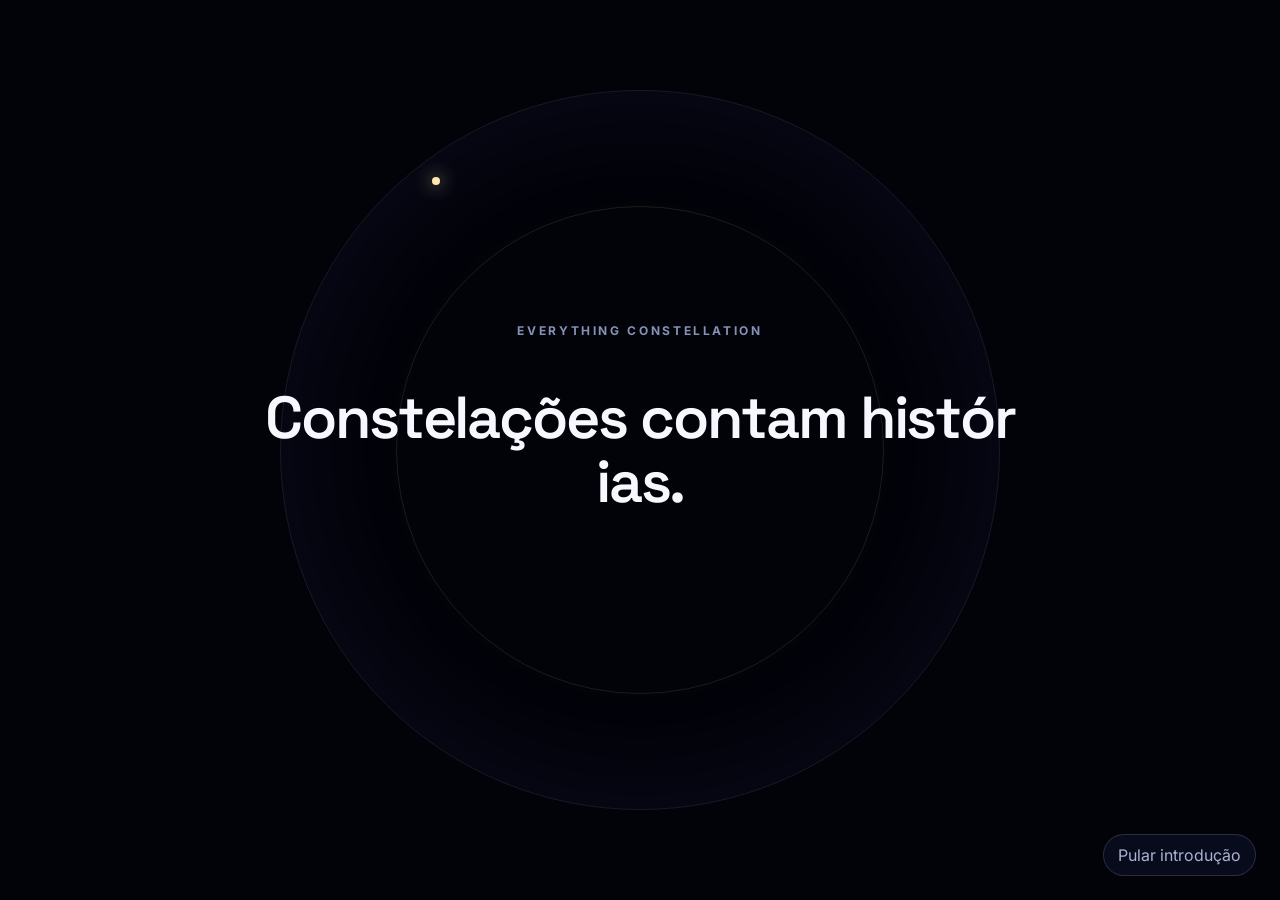
<file: everything-constellation/index.html>
<!DOCTYPE html>
<html lang="pt-BR">
<head>
    <meta charset="UTF-8">
    <meta name="viewport" content="width=device-width, initial-scale=1.0">
    <meta name="description" content="Um mapa interativo que conecta a origem do Universo aos principais ramos das ciências naturais.">
    <title>Everything Constellation | Atlas das Ciências Naturais</title>
    <link rel="preconnect" href="https://fonts.googleapis.com">
    <link rel="preconnect" href="https://fonts.gstatic.com" crossorigin>
    <link href="https://fonts.googleapis.com/css2?family=Inter:wght@400;500;600;700&family=Space+Grotesk:wght@500;600;700&display=swap" rel="stylesheet">
    <link rel="stylesheet" href="styles.css">
</head>
<body>
    <div class="deep-space" aria-hidden="true"></div>

    <section id="intro-layer" class="intro-layer" aria-label="Introdução">
        <div class="intro-orbit" aria-hidden="true"></div>
        <div class="intro-copy">
            <p class="intro-kicker">Everything Constellation</p>
            <p id="texto-1" class="intro-texto">Constelações contam histórias.</p>
            <p id="texto-2" class="intro-texto">Esta conecta as ciências da natureza.</p>
            <p id="texto-3" class="intro-texto">E todas partem do mesmo céu.</p>
            <p id="texto-final" class="intro-final">O Big Bang</p>
        </div>
        <button id="pular-intro" class="skip-intro" type="button">Pular introdução</button>
    </section>

    <header class="ui-layer">
        <a class="brand" href="../index.html" aria-label="Voltar para o portfólio">
            <span class="brand-mark" aria-hidden="true"></span>
            <span>
                <strong>Everything</strong>
                <small>Constellation</small>
            </span>
        </a>

        <p class="explore-hint">
            <span class="desktop-hint">Arraste para explorar · use a roda para aproximar</span>
            <span class="touch-hint">Arraste e use dois dedos para aproximar</span>
        </p>
    </header>

    <aside class="legend" aria-label="Cores dos ramos científicos">
        <p>Ramos naturais</p>
        <ul>
            <li><span class="legend-dot fisica"></span>Física</li>
            <li><span class="legend-dot astronomia"></span>Astronomia</li>
            <li><span class="legend-dot quimica"></span>Química</li>
            <li><span class="legend-dot biologia"></span>Biologia</li>
        </ul>
    </aside>

    <nav class="map-controls" aria-label="Controles do mapa">
        <button id="zoom-in" type="button" aria-label="Aproximar mapa">+</button>
        <button id="zoom-out" type="button" aria-label="Afastar mapa">−</button>
        <button id="reset-view" class="reset-view" type="button" aria-label="Voltar ao centro">
            <span aria-hidden="true">◎</span>
        </button>
        <output id="zoom-status" aria-live="polite">44%</output>
    </nav>

    <main id="viewport" class="viewport" tabindex="0" aria-label="Mapa interativo das ciências naturais">
        <div id="universe" class="universe">
            <div class="nebula nebula-a" aria-hidden="true"></div>
            <div class="nebula nebula-b" aria-hidden="true"></div>
            <div class="nebula nebula-c" aria-hidden="true"></div>
            <div id="starfield" class="starfield" aria-hidden="true"></div>
            <svg id="lines-layer" viewBox="0 0 3600 2800" aria-hidden="true"></svg>
            <div id="branch-labels" aria-hidden="true"></div>
            <div id="nodes-layer"></div>
        </div>
    </main>

    <aside id="info-panel" class="info-panel" aria-live="polite" aria-labelledby="modal-titulo" hidden>
        <button id="fechar-modal" class="close-panel" type="button" aria-label="Fechar curiosidade">×</button>
        <div class="panel-meta">
            <span id="modal-area" class="area-pill">Origem</span>
            <span id="modal-escala" class="scale-label"></span>
        </div>
        <h1 id="modal-titulo"></h1>
        <p id="modal-texto"></p>
        <p id="modal-connections" class="connection-count"></p>
        <a id="modal-fonte" class="source-link" href="#" target="_blank" rel="noopener noreferrer">Consultar fonte <span aria-hidden="true">↗</span></a>
    </aside>

    <script src="data.js"></script>
    <script src="scripts.js"></script>
</body>
</html>
</file>
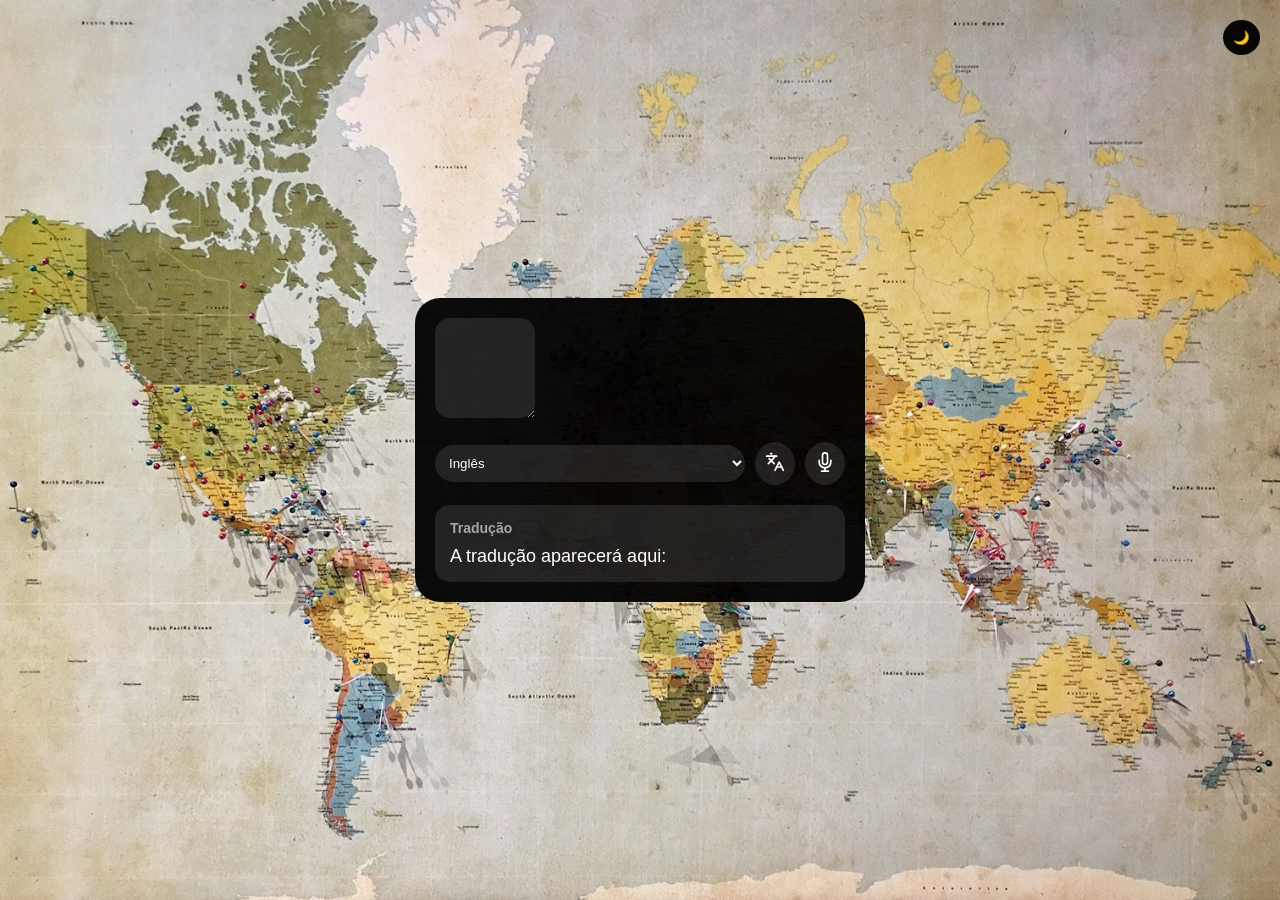
<file: tradutor/index.html>
<!DOCTYPE html> 

<html lang="en">

<head> <!-- Configs do site-->
    <meta charset="UTF-8">
    <meta name="viewport" content="width=device-width, initial-scale=1.0">    
    <link rel="stylesheet" href="styles.css">        
    <title>TRADUTOR - JERYEL</title> <!--CASCADING STYLE SHEET-->
</head>

<body> <!--esqueleto do site-->
    
    <div class="caixa-maior">

        <textarea class="input-texto"></textarea>

        <div class="controle">
            <select class="idioma">
                <option value="en">Inglês</option>
                <option value="de">Alemão</option>
                <option value="ja">Japonês</option>
                <option value="fr">Francês</option>
                <option value="es">Espanhol</option>
            </select>

            <button class ="b-traduzir" onclick="traduzir()">
                <img src="imgs/traduzir.svg">
            </button>
            <button class="b-microfone" onclick="microfone()">
                <img src="imgs/microfone.svg">
            </button>
        </div>           

        <div class="resultado">
            <h3 class="titulo-traducao">Tradução</h3>
            <p class="traducao">A tradução aparecerá aqui:</p>
        </div>

        <button class="b-tema" onclick="toggleTema()">🌙</button>   

    </div>   
    
</body>

<script src="scripts.js"></script>

</html>
</file>
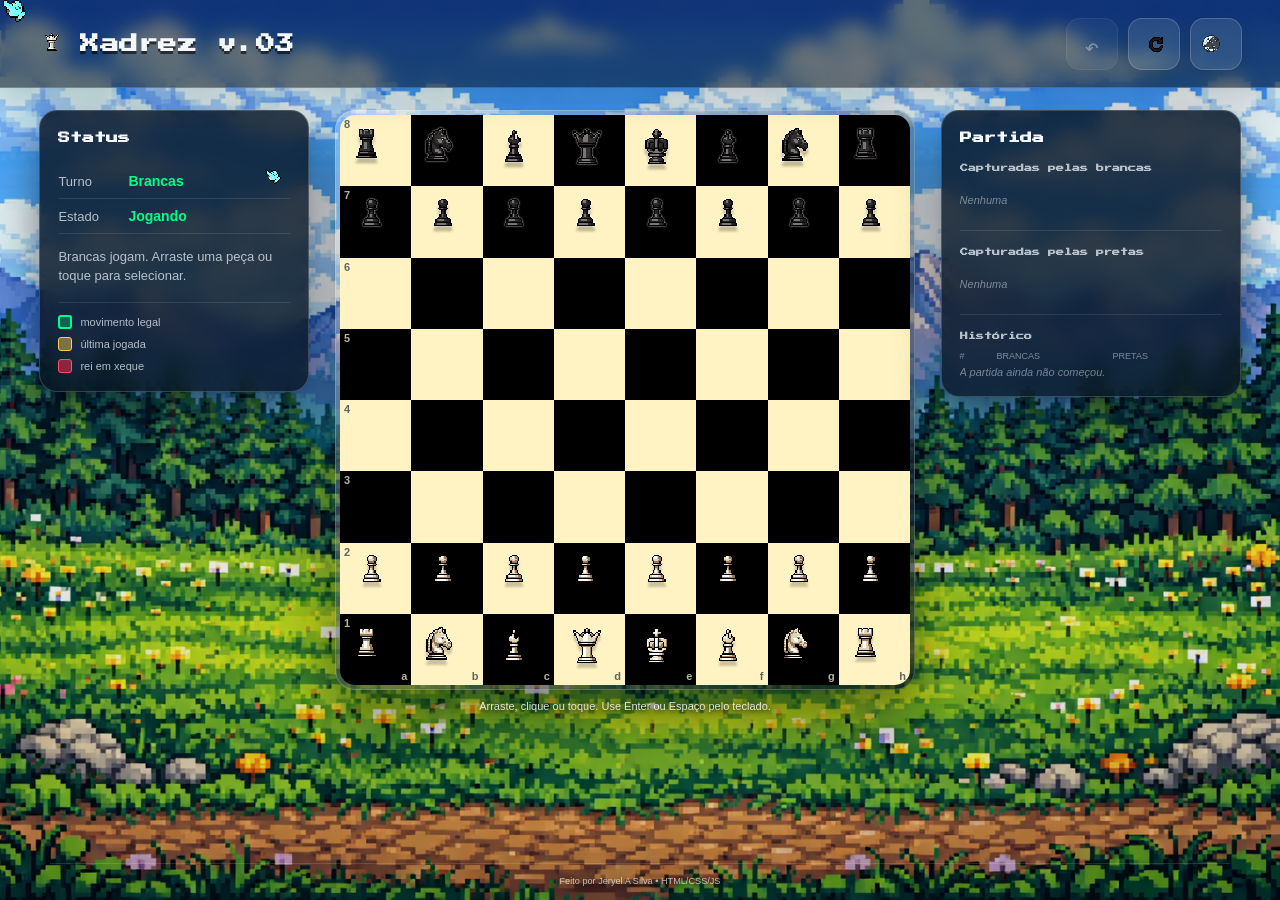
<file: xadrez/index.html>
<!DOCTYPE html>
<html lang="pt-BR">
<head>
    <meta charset="UTF-8">
    <meta name="viewport" content="width=device-width, initial-scale=1.0">
    <meta name="description" content="Jogo de xadrez completo em JavaScript puro com identidade visual em pixel art.">
    <title>Xadrez Pixelado - Jeryel</title>
    <link rel="preconnect" href="https://fonts.googleapis.com">
    <link rel="preconnect" href="https://fonts.gstatic.com" crossorigin>
    <link href="https://fonts.googleapis.com/css2?family=Press+Start+2P&display=swap" rel="stylesheet">
    <link rel="icon" type="image/png" href="assets/pieces/w_queen.png">
    <link rel="stylesheet" href="styles.css">
</head>
<body>
    <header class="topo">
        <h1 class="logo">
            <img src="assets/pieces/w_queen.png" alt="" aria-hidden="true">
            <span>Xadrez v.03</span>
        </h1>

        <div class="acoes" aria-label="Ações da partida">
            <button class="btn btn-icon btn-text-icon" id="btn-undo" type="button" aria-label="Desfazer última jogada" title="Desfazer última jogada" disabled>
                <span aria-hidden="true">↶</span>
            </button>
            <button class="btn btn-icon" id="btn-reset" type="button" aria-label="Reiniciar partida" title="Reiniciar partida">
                <img src="assets/buttons/retry_b.png" alt="" aria-hidden="true">
            </button>
            <button class="btn btn-icon" id="btn-tema" type="button" aria-label="Alternar tema" title="Alternar tema">
                <img id="tema-icone" src="assets/buttons/moon.png" alt="" aria-hidden="true">
            </button>
        </div>
    </header>

    <main class="layout">
        <aside class="painel painel-status" aria-labelledby="status-title">
            <h2 id="status-title">Status</h2>

            <div class="status-line">
                <span>Turno</span>
                <strong id="turno">Brancas</strong>
                <span id="turn-cursor" class="turn-cursor user-turn" aria-hidden="true"></span>
            </div>

            <div class="status-line status-game">
                <span>Estado</span>
                <strong id="estado-jogo">Jogando</strong>
            </div>

            <p id="mensagem-jogo" class="mensagem-jogo" aria-live="polite">
                Brancas começam. Arraste uma peça ou toque para selecionar.
            </p>

            <div class="legend" aria-label="Legenda do tabuleiro">
                <span><i class="legend-mark legal"></i> movimento legal</span>
                <span><i class="legend-mark last"></i> última jogada</span>
                <span><i class="legend-mark check"></i> rei em xeque</span>
            </div>
        </aside>

        <section class="game-area" aria-label="Partida de xadrez">
            <div class="board-shell">
                <div class="board" id="board" role="grid" aria-label="Tabuleiro de xadrez. Brancas na parte inferior."></div>
            </div>
            <p class="board-help">Arraste, clique ou toque. Use Enter ou Espaço pelo teclado.</p>
        </section>

        <aside class="painel painel-partida" aria-labelledby="match-title">
            <h2 id="match-title">Partida</h2>

            <section class="capture-section" aria-labelledby="captures-white-title">
                <h3 id="captures-white-title">Capturadas pelas brancas</h3>
                <div id="captures-white" class="captured-list" aria-live="polite">
                    <span class="empty-state">Nenhuma</span>
                </div>
            </section>

            <section class="capture-section" aria-labelledby="captures-black-title">
                <h3 id="captures-black-title">Capturadas pelas pretas</h3>
                <div id="captures-black" class="captured-list" aria-live="polite">
                    <span class="empty-state">Nenhuma</span>
                </div>
            </section>

            <section class="history-section" aria-labelledby="history-title">
                <h3 id="history-title">Histórico</h3>
                <div class="history-head" aria-hidden="true">
                    <span>#</span><span>Brancas</span><span>Pretas</span>
                </div>
                <ol id="move-history" class="move-history">
                    <li class="empty-history">A partida ainda não começou.</li>
                </ol>
            </section>
        </aside>
    </main>

    <footer class="rodape">
        <small>Feito por Jeryel A Silva • HTML/CSS/JS</small>
    </footer>

    <div id="game-cursor" class="cursor user-turn idle" aria-hidden="true"></div>

    <img src="assets/bg/e_tree.png" class="e-tree is-hidden" id="tree-egg" alt="Árvore pixelada do easter egg">
    <div class="e-tree-tooltip is-hidden" id="tree-tooltip" role="status">Easter egg encontrado!</div>

    <div id="promotion-modal" class="modal is-hidden" role="dialog" aria-modal="true" aria-labelledby="promotion-title">
        <div class="modal-card">
            <p class="modal-kicker">Última fileira!</p>
            <h2 id="promotion-title">Escolha a promoção</h2>
            <div id="promotion-options" class="promotion-options">
                <button type="button" data-promotion="Q" aria-label="Promover para dama">
                    <img src="assets/pieces/w_queen.png" alt="">
                    <span>Dama</span>
                </button>
                <button type="button" data-promotion="R" aria-label="Promover para torre">
                    <img src="assets/pieces/w_rook.png" alt="">
                    <span>Torre</span>
                </button>
                <button type="button" data-promotion="B" aria-label="Promover para bispo">
                    <img src="assets/pieces/w_bishop.png" alt="">
                    <span>Bispo</span>
                </button>
                <button type="button" data-promotion="N" aria-label="Promover para cavalo">
                    <img src="assets/pieces/w_knight.png" alt="">
                    <span>Cavalo</span>
                </button>
            </div>
            <button id="cancel-promotion" class="modal-cancel" type="button">Cancelar</button>
        </div>
    </div>

    <audio id="sfx-egg" src="assets/sfx/toasty_egg.mp3" preload="auto"></audio>
    <audio id="sfx-achievement" src="assets/sfx/steam_achievement.mp3" preload="auto"></audio>

    <script src="engine.js"></script>
    <script src="scripts.js"></script>
</body>
</html>
</file>
<file: everything-constellation/styles.css>
:root {
    --space-0: #02030a;
    --space-1: #070b1d;
    --ink: #f7f8ff;
    --muted: #aab3d2;
    --origin: #ffe7ad;
    --physics: #55d6ff;
    --astronomy: #b78cff;
    --chemistry: #ffc65c;
    --biology: #62efa5;
    --counter-scale: 2.1739;
}

* {
    box-sizing: border-box;
    margin: 0;
    padding: 0;
}

html,
body {
    width: 100%;
    height: 100%;
    overflow: hidden;
}

body {
    background: var(--space-0);
    color: var(--ink);
    font-family: "Inter", sans-serif;
}

button,
a {
    -webkit-tap-highlight-color: transparent;
}

button {
    color: inherit;
    font: inherit;
}

.deep-space {
    position: fixed;
    inset: 0;
    background:
        radial-gradient(circle at 50% 48%, rgba(65, 75, 160, .16), transparent 34%),
        radial-gradient(circle at 78% 22%, rgba(102, 52, 150, .13), transparent 30%),
        radial-gradient(circle at 19% 78%, rgba(24, 112, 96, .09), transparent 27%),
        linear-gradient(160deg, var(--space-1), var(--space-0) 48%, #03040d);
    pointer-events: none;
}

.deep-space::before,
.deep-space::after {
    content: "";
    position: absolute;
    inset: 0;
    background-image:
        radial-gradient(circle, rgba(255,255,255,.85) 0 1px, transparent 1.3px),
        radial-gradient(circle, rgba(156,181,255,.55) 0 1px, transparent 1.2px);
    background-position: 0 0, 31px 47px;
    background-size: 83px 83px, 127px 127px;
    opacity: .23;
}

.deep-space::after {
    background-size: 211px 211px, 293px 293px;
    filter: blur(.25px);
    opacity: .35;
    transform: rotate(12deg) scale(1.15);
}

/* Introdução curta, preservando a narrativa original. */
.intro-layer {
    position: fixed;
    inset: 0;
    z-index: 1000;
    display: grid;
    place-items: center;
    overflow: hidden;
    background: #020309;
    transition: opacity .8s ease, visibility .8s ease;
}

.intro-layer.is-finished {
    opacity: 0;
    visibility: hidden;
    pointer-events: none;
}

.intro-copy {
    position: relative;
    z-index: 2;
    width: min(760px, calc(100vw - 48px));
    min-height: 170px;
    display: grid;
    place-items: center;
    text-align: center;
}

.intro-kicker {
    position: absolute;
    top: -42px;
    color: #8691b5;
    font-size: .75rem;
    font-weight: 700;
    letter-spacing: .22em;
    text-transform: uppercase;
}

.intro-texto,
.intro-final {
    position: absolute;
    display: none;
    justify-content: center;
    flex-wrap: wrap;
    font-family: "Space Grotesk", sans-serif;
    font-size: clamp(1.65rem, 5vw, 3.7rem);
    font-weight: 600;
    letter-spacing: -.035em;
    line-height: 1.08;
}

.intro-final {
    color: var(--origin);
    font-size: clamp(2.7rem, 8vw, 6rem);
    text-shadow: 0 0 28px rgba(255, 196, 118, .45);
}

.intro-texto span,
.intro-final span {
    opacity: 0;
    transition: opacity .35s ease;
}

.intro-orbit {
    position: absolute;
    width: min(70vw, 720px);
    aspect-ratio: 1;
    border: 1px solid rgba(174, 188, 255, .12);
    border-radius: 50%;
    box-shadow: 0 0 120px rgba(88, 77, 180, .12) inset;
    animation: intro-orbit 18s linear infinite;
}

.intro-orbit::before,
.intro-orbit::after {
    content: "";
    position: absolute;
    border-radius: 50%;
}

.intro-orbit::before {
    inset: 16%;
    border: 1px solid rgba(255, 231, 173, .1);
}

.intro-orbit::after {
    width: 8px;
    height: 8px;
    top: 12%;
    left: 21%;
    background: var(--origin);
    box-shadow: 0 0 18px var(--origin);
}

@keyframes intro-orbit {
    to { transform: rotate(360deg); }
}

.skip-intro {
    position: absolute;
    right: 24px;
    bottom: 24px;
    z-index: 3;
    padding: 10px 14px;
    border: 1px solid rgba(255,255,255,.14);
    border-radius: 999px;
    background: rgba(12, 16, 36, .72);
    color: var(--muted);
    cursor: pointer;
}

.skip-intro:hover,
.skip-intro:focus-visible {
    border-color: rgba(255,255,255,.35);
    color: #fff;
}

/* Interface flutuante */
.ui-layer {
    position: fixed;
    top: 22px;
    left: 24px;
    right: 24px;
    z-index: 80;
    display: flex;
    align-items: flex-start;
    justify-content: space-between;
    pointer-events: none;
}

.brand {
    display: inline-flex;
    align-items: center;
    gap: 12px;
    color: var(--ink);
    text-decoration: none;
    pointer-events: auto;
}

.brand-mark {
    width: 34px;
    height: 34px;
    border: 1px solid rgba(255,255,255,.28);
    border-radius: 50%;
    background:
        radial-gradient(circle at 50% 50%, var(--origin) 0 2px, transparent 3px),
        radial-gradient(circle at 28% 36%, var(--physics) 0 1px, transparent 2px),
        radial-gradient(circle at 70% 62%, var(--biology) 0 1px, transparent 2px);
    box-shadow: 0 0 22px rgba(255,231,173,.2);
}

.brand strong,
.brand small {
    display: block;
}

.brand strong {
    font-family: "Space Grotesk", sans-serif;
    font-size: .95rem;
    letter-spacing: -.02em;
}

.brand small {
    margin-top: 1px;
    color: var(--muted);
    font-size: .68rem;
    letter-spacing: .16em;
    text-transform: uppercase;
}

.explore-hint,
.legend,
.map-controls,
.info-panel {
    border: 1px solid rgba(176, 190, 255, .14);
    background: rgba(7, 10, 26, .68);
    box-shadow: 0 16px 50px rgba(0,0,0,.24);
    backdrop-filter: blur(16px);
}

.explore-hint {
    padding: 10px 14px;
    border-radius: 999px;
    color: var(--muted);
    font-size: .75rem;
}

.touch-hint {
    display: none;
}

.legend {
    position: fixed;
    top: 84px;
    right: 24px;
    z-index: 80;
    min-width: 166px;
    padding: 14px;
    border-radius: 16px;
}

.legend p {
    margin-bottom: 10px;
    color: #7883a8;
    font-size: .68rem;
    font-weight: 700;
    letter-spacing: .13em;
    text-transform: uppercase;
}

.legend ul {
    display: grid;
    grid-template-columns: 1fr 1fr;
    gap: 9px 12px;
    list-style: none;
}

.legend li {
    display: flex;
    align-items: center;
    gap: 7px;
    color: #c8cee4;
    font-size: .72rem;
}

.legend-dot {
    width: 7px;
    height: 7px;
    border-radius: 50%;
    box-shadow: 0 0 9px currentColor;
}

.legend-dot.fisica { color: var(--physics); background: currentColor; }
.legend-dot.astronomia { color: var(--astronomy); background: currentColor; }
.legend-dot.quimica { color: var(--chemistry); background: currentColor; }
.legend-dot.biologia { color: var(--biology); background: currentColor; }

.map-controls {
    position: fixed;
    left: 24px;
    bottom: 24px;
    z-index: 90;
    display: flex;
    align-items: center;
    padding: 5px;
    border-radius: 15px;
}

.map-controls button {
    width: 38px;
    height: 38px;
    border: 0;
    border-radius: 10px;
    background: transparent;
    color: #dce3ff;
    font-size: 1.15rem;
    cursor: pointer;
}

.map-controls button:hover,
.map-controls button:focus-visible {
    background: rgba(255,255,255,.1);
    outline: none;
}

.map-controls .reset-view {
    border-left: 1px solid rgba(255,255,255,.1);
    border-radius: 0 10px 10px 0;
}

#zoom-status {
    min-width: 48px;
    padding: 0 8px;
    color: #7f89aa;
    font-size: .7rem;
    text-align: center;
}

/* Universo navegável */
.viewport {
    position: fixed;
    inset: 0;
    overflow: hidden;
    cursor: grab;
    outline: none;
    touch-action: none;
}

.viewport.is-dragging { cursor: grabbing; }

.viewport:focus-visible::after {
    content: "";
    position: fixed;
    inset: 8px;
    z-index: 70;
    border: 1px solid rgba(110, 180, 255, .45);
    border-radius: 18px;
    pointer-events: none;
}

.universe {
    position: absolute;
    top: 0;
    left: 0;
    width: 3600px;
    height: 2800px;
    overflow: hidden;
    transform-origin: 0 0;
    will-change: transform;
}

.nebula {
    position: absolute;
    border-radius: 50%;
    opacity: .34;
    filter: blur(80px);
    pointer-events: none;
}

.nebula-a {
    width: 1050px;
    height: 720px;
    left: 2000px;
    top: 250px;
    background: radial-gradient(ellipse, rgba(126, 80, 214, .3), rgba(49, 69, 173, .09) 52%, transparent 72%);
    transform: rotate(-22deg);
}

.nebula-b {
    width: 1100px;
    height: 680px;
    left: 260px;
    top: 1500px;
    background: radial-gradient(ellipse, rgba(27, 166, 119, .23), rgba(28, 88, 124, .08) 55%, transparent 72%);
    transform: rotate(18deg);
}

.nebula-c {
    width: 920px;
    height: 620px;
    left: 360px;
    top: 360px;
    background: radial-gradient(ellipse, rgba(209, 138, 48, .15), rgba(104, 53, 125, .08) 56%, transparent 72%);
}

.background-star {
    position: absolute;
    width: var(--size);
    height: var(--size);
    border-radius: 50%;
    background: var(--star-color, #fff);
    opacity: var(--opacity);
    box-shadow: 0 0 var(--glow-size) currentColor;
    animation: twinkle var(--duration) ease-in-out var(--delay) infinite alternate;
}

@keyframes twinkle {
    from { opacity: var(--opacity-min); }
    to { opacity: var(--opacity); }
}

#lines-layer,
#nodes-layer,
#branch-labels {
    position: absolute;
    inset: 0;
    width: 100%;
    height: 100%;
}

#lines-layer {
    overflow: visible;
    pointer-events: none;
}

.connection-glow,
.connection {
    fill: none;
    stroke: var(--line-color);
    stroke-linecap: round;
}

.connection-glow { stroke-width: 15px; opacity: .045; }

.connection {
    stroke-width: 2px;
    opacity: .44;
    filter: drop-shadow(0 0 5px var(--line-color));
}

.branch-title {
    position: absolute;
    color: var(--branch-color);
    font-family: "Space Grotesk", sans-serif;
    font-size: 1.2rem;
    font-weight: 600;
    letter-spacing: .2em;
    opacity: .36;
    text-transform: uppercase;
    transform: translate(-50%, -50%) scale(var(--counter-scale));
    transform-origin: center;
    text-shadow: 0 0 20px currentColor;
    white-space: nowrap;
}

.knowledge-node {
    --node-size: 25px;
    --label-offset: 23px;
    position: absolute;
    width: 48px;
    height: 48px;
    border: 0;
    background: transparent;
    cursor: pointer;
    transform: translate(-50%, -50%) scale(var(--counter-scale));
    transform-origin: center;
    z-index: 10;
}

.node-star {
    position: absolute;
    top: 50%;
    left: 50%;
    width: var(--node-size);
    height: var(--node-size);
    border: 1px solid color-mix(in srgb, var(--node-color) 75%, white);
    border-radius: 50%;
    background: radial-gradient(circle at 38% 35%, #fff 0 5%, var(--node-color) 19%, color-mix(in srgb, var(--node-color) 62%, #11162d) 57%, transparent 73%);
    box-shadow: 0 0 8px var(--node-color), 0 0 22px color-mix(in srgb, var(--node-color) 65%, transparent), 0 0 45px color-mix(in srgb, var(--node-color) 30%, transparent);
    transform: translate(-50%, -50%);
    transition: transform .22s ease, filter .22s ease;
}

.node-star::before,
.node-star::after {
    content: "";
    position: absolute;
    inset: 50% auto auto 50%;
    background: linear-gradient(90deg, transparent, var(--node-color), transparent);
    opacity: .35;
    transform: translate(-50%, -50%);
}

.node-star::before { width: 180%; height: 1px; }
.node-star::after { width: 1px; height: 180%; }

.knowledge-node[data-level="0"] { --node-size: 76px; --label-offset: 49px; z-index: 20; }
.knowledge-node[data-level="1"] { --node-size: 39px; --label-offset: 31px; z-index: 18; }
.knowledge-node[data-level="2"] { --node-size: 30px; --label-offset: 27px; }
.knowledge-node[data-level="3"] { --node-size: 23px; --label-offset: 23px; }

.knowledge-node[data-area="origem"] .node-star {
    animation: origin-pulse 3.4s ease-in-out infinite;
}

@keyframes origin-pulse {
    50% {
        box-shadow: 0 0 12px var(--node-color), 0 0 38px var(--node-color), 0 0 82px rgba(255, 203, 126, .34);
        transform: translate(-50%, -50%) scale(1.08);
    }
}

.knowledge-node:hover .node-star,
.knowledge-node:focus-visible .node-star,
.knowledge-node.is-active .node-star {
    filter: brightness(1.22);
    transform: translate(-50%, -50%) scale(1.16);
}

.knowledge-node:focus-visible {
    outline: 1px solid rgba(255,255,255,.65);
    outline-offset: 4px;
    border-radius: 50%;
}

.node-label {
    position: absolute;
    top: calc(50% + var(--label-offset));
    left: 50%;
    width: max-content;
    max-width: 170px;
    padding: 4px 7px;
    border: 1px solid transparent;
    border-radius: 7px;
    background: rgba(3, 5, 15, .52);
    color: #dfe4f8;
    font-family: "Space Grotesk", sans-serif;
    font-size: .72rem;
    font-weight: 500;
    line-height: 1.2;
    text-align: center;
    text-shadow: 0 1px 4px #000;
    transform: translateX(-50%);
    transition: border-color .2s ease, background .2s ease, color .2s ease;
}

.knowledge-node:hover .node-label,
.knowledge-node:focus-visible .node-label,
.knowledge-node.is-active .node-label {
    border-color: color-mix(in srgb, var(--node-color) 48%, transparent);
    background: rgba(5, 8, 22, .9);
    color: #fff;
}

.viewport[data-distance="far"] .knowledge-node[data-level="3"] .node-label { opacity: 0; }

/* Painel de leitura */
.info-panel {
    --panel-color: var(--origin);
    position: fixed;
    right: 24px;
    bottom: 24px;
    z-index: 120;
    width: min(390px, calc(100vw - 48px));
    padding: 22px;
    border-radius: 22px;
    overflow: hidden;
    animation: panel-in .28s ease both;
}

.info-panel[hidden] { display: none; }

.info-panel::before {
    content: "";
    position: absolute;
    left: 0;
    top: 0;
    width: 100%;
    height: 2px;
    background: linear-gradient(90deg, transparent, var(--panel-color), transparent);
    box-shadow: 0 0 20px var(--panel-color);
}

@keyframes panel-in {
    from { opacity: 0; transform: translateY(12px); }
}

.close-panel {
    position: absolute;
    top: 14px;
    right: 14px;
    width: 34px;
    height: 34px;
    border: 0;
    border-radius: 50%;
    background: rgba(255,255,255,.07);
    color: #b7bfdc;
    font-size: 1.3rem;
    line-height: 1;
    cursor: pointer;
}

.close-panel:hover,
.close-panel:focus-visible {
    background: rgba(255,255,255,.13);
    color: #fff;
    outline: none;
}

.panel-meta {
    display: flex;
    align-items: center;
    gap: 9px;
    margin-bottom: 13px;
    padding-right: 38px;
}

.area-pill {
    padding: 5px 8px;
    border: 1px solid color-mix(in srgb, var(--panel-color) 42%, transparent);
    border-radius: 999px;
    background: color-mix(in srgb, var(--panel-color) 10%, transparent);
    color: var(--panel-color);
    font-size: .65rem;
    font-weight: 700;
    letter-spacing: .1em;
    text-transform: uppercase;
}

.scale-label { color: #7f89aa; font-size: .72rem; }

.info-panel h1 {
    margin-bottom: 10px;
    font-family: "Space Grotesk", sans-serif;
    font-size: clamp(1.55rem, 4vw, 2rem);
    letter-spacing: -.035em;
    line-height: 1.05;
}

.info-panel > p {
    color: #c3c9df;
    font-size: .94rem;
    line-height: 1.65;
}

.info-panel .connection-count {
    margin-top: 16px;
    padding-top: 13px;
    border-top: 1px solid rgba(255,255,255,.09);
    color: #747e9f;
    font-size: .72rem;
}

.source-link {
    display: inline-flex;
    align-items: center;
    gap: 6px;
    margin-top: 13px;
    color: var(--panel-color);
    font-size: .76rem;
    font-weight: 600;
    text-decoration: none;
}

.source-link:hover,
.source-link:focus-visible {
    text-decoration: underline;
    text-underline-offset: 4px;
    outline: none;
}

@media (max-width: 720px) {
    .ui-layer { top: 16px; left: 16px; right: 16px; }

    .explore-hint {
        max-width: 176px;
        border-radius: 13px;
        font-size: .68rem;
        line-height: 1.35;
        text-align: right;
    }

    .desktop-hint { display: none; }
    .touch-hint { display: inline; }

    .legend {
        top: auto;
        right: 16px;
        bottom: 16px;
        min-width: 0;
        padding: 10px 12px;
    }

    .legend p { display: none; }
    .legend ul { grid-template-columns: 1fr 1fr; gap: 7px 10px; }

    .map-controls {
        left: 16px;
        bottom: 16px;
        flex-wrap: wrap;
        width: 91px;
    }

    #zoom-status { width: 100%; padding: 5px 0 3px; }

    .info-panel {
        right: 12px;
        bottom: 100px;
        width: calc(100vw - 24px);
        padding: 19px;
    }

    .branch-title { font-size: .92rem; }
}

@media (prefers-reduced-motion: reduce) {
    *,
    *::before,
    *::after {
        scroll-behavior: auto !important;
        animation-duration: .01ms !important;
        animation-iteration-count: 1 !important;
        transition-duration: .01ms !important;
    }
}
</file>
<file: tradutor/styles.css>
:root {
    --fundo: #0f172a;
    --caixa: #000000f2;
    --campo: #ffffff1a;
    --texto: #ffffff;
    --texto-suave: #ffffff99;
    --destaque: #1abc9c;
}

* {
    transition: background-color 0.3s, color 0.3s;
    margin: 0;
    padding: 0;
    box-sizing: border-box;
    font-family: Arial, Helvetica, sans-serif;
}

body {

    background-image: url("imgs/mapa.jpg");
    background-size: cover;
    background-position: center;
    background-color: var(--fundo);
    height: 100vh; /*altura - view height */
    display: flex; /* mostrar - flexível*/
    align-items: center;
    justify-content: center; 
    position: relative; 
}

.caixa-maior {
    background-color: var(--caixa);
    width: 450px;
    border-radius: 25px;
    padding: 20px;
}

.input-texto{
    border: none; /* a borda natural dele*/
    width: 100px;
    height: 100px;
    outline: none; /* a borda quando clico nele*/
    background-color: var(--campo);
    border-radius: 15px;
    color: var(--texto);
    font-size: 16px;
    padding: 15px;
    resize: horizontal;    

}

.controle {
    display: flex;
    align-items: center;
    gap: 10px;  /* espaçamento */
    margin-top: 20px;
    margin-bottom: 20px;
}

.idioma {
    width: 100%;
    border: none;
    border-radius: 20px;
    outline: none;
    padding: 10px;
    background-color: var(--campo);
    color: var(--texto);
}
.idioma option {
    background-color: #000000f2;
    color: white;
}

button { 
    transition: 0.2s;
    border: none;
    padding: 10px;
    background-color: var(--campo);
    color: var(--texto);
    border-radius: 50%;
    cursor: pointer;
}

button:active {
    transform: scale(0.92);
}

.b-traduzir:hover {
    background-color: var(--destaque);
    transform: scale(1.05);    
}

.b-microfone:hover {
    background-color: lightcoral;
    transform: scale(1.05);
}

.b-tema{
    position: absolute;
    top: 20px;
    right: 20px;
    background-color: var(--caixa);
    color: var(--texto);
    border-radius: 50%;
    padding: 10px;
    cursor: pointer;
}

.b-tema:hover {
    background-color: var(--destaque);
    transform: rotate(15deg) scale(1.1);
}
.resultado {
    padding: 15px;
    background-color: var(--campo);
    color: var(--texto);
    border-radius: 15px;
    font-family: sans-serif;
}

.titulo-traducao{
    color: var(--texto-suave);
    font-size: 14px;
    margin-bottom: 10px;
}

.traducao{
    color: var(--texto);
    font-size: 18px;
}
/* Tentativa de fazer um "loading para a tradução */
.loading {
    background-color: #FFAA00 !important;
}

/* Fazer o botão girar durante a tradução */
@keyframes girar {
    from { transform: rotate(0deg); }
    to { transform: rotate(360deg); }
}

.girando img {
    animation: girar 1s linear infinite;
}

.claro {
    --fundo: #f1f5f9;
    --caixa: #ffffff;
    --campo: #e2e8f0;
    --texto: #0f172a;
    --texto-suave: #334155;
}

@keyframes pulsar {
    0% {box-shadow: 0 0 0px var(--destaque); }
    50% {box-shadow: 0 0 15px var(--destaque); }
    100% {box-shadow: 0 0 0px var(--destaque); }

}

.pulsando {
    animation: pulsar 1.2s infinite;
}

.mic-ativo{
    background-color: #00ff88 !important;
    animation: pulsar 1.2s infinite
}
</file>
<file: xadrez/styles.css>
* {
    box-sizing: border-box;
    margin: 0;
    padding: 0;
}

:root {
    --bg-img: url("assets/bg/background.png");
    --panel: rgba(8, 20, 35, 0.82);
    --panel-strong: rgba(5, 14, 26, 0.94);
    --text: #f4f7fb;
    --text-soft: rgba(230, 237, 243, 0.76);
    --border: rgba(255, 255, 255, 0.18);
    --accent: #00ff88;
    --accent-alt: #ffcf4a;
    --danger: #ff5267;
    --shadow: rgba(1, 8, 17, 0.52);
    --pixel-font: "Press Start 2P", monospace;
}

html {
    min-width: 320px;
    background: #102f48;
}

body {
    min-height: 100vh;
    color: var(--text);
    font-family: Arial, Helvetica, sans-serif;
    background-color: #245986;
    background-image: linear-gradient(rgba(10, 25, 45, 0.04), rgba(4, 17, 29, 0.14)), var(--bg-img);
    background-size: cover;
    background-position: center;
    background-repeat: no-repeat;
    background-attachment: fixed;
    display: flex;
    flex-direction: column;
    overflow-x: hidden;
    cursor: none;
}

body.dark {
    --bg-img: url("assets/bg/background_d.png");
    --panel: rgba(4, 9, 20, 0.88);
    --panel-strong: rgba(1, 5, 13, 0.96);
    background-color: #080f22;
}

button,
.square,
.piece {
    cursor: none;
}

button {
    font: inherit;
}

.topo {
    width: 100%;
    min-height: 88px;
    padding: 16px clamp(16px, 3vw, 42px);
    display: flex;
    align-items: center;
    justify-content: space-between;
    gap: 20px;
    background: rgba(2, 11, 22, 0.56);
    backdrop-filter: blur(9px);
    border-bottom: 1px solid var(--border);
    box-shadow: 0 12px 30px rgba(2, 10, 20, 0.16);
    position: relative;
    z-index: 20;
}

.logo {
    display: flex;
    align-items: center;
    gap: 12px;
    font-family: var(--pixel-font);
    font-size: clamp(14px, 1.6vw, 19px);
    line-height: 1.35;
    letter-spacing: 0.5px;
    text-shadow: 0 3px 0 rgba(0, 0, 0, 0.58);
}

.logo img {
    width: 30px;
    height: 30px;
    object-fit: contain;
    image-rendering: pixelated;
}

.acoes {
    display: flex;
    align-items: center;
    gap: 10px;
}

.btn {
    width: 52px;
    height: 52px;
    padding: 9px;
    display: inline-flex;
    align-items: center;
    justify-content: center;
    border: 1px solid var(--border);
    border-radius: 14px;
    color: var(--text);
    background: rgba(255, 255, 255, 0.1);
    box-shadow: 0 7px 20px rgba(0, 0, 0, 0.15);
    transition: transform 150ms ease, background-color 150ms ease, opacity 150ms ease;
    position: relative;
}

.btn:hover:not(:disabled),
.btn:focus-visible:not(:disabled) {
    background: rgba(255, 255, 255, 0.2);
    transform: translateY(-2px);
    outline: 2px solid var(--accent);
    outline-offset: 2px;
}

.btn:active:not(:disabled) {
    transform: scale(0.94);
}

.btn:disabled {
    opacity: 0.38;
    filter: grayscale(1);
}

.btn-icon img {
    width: 30px;
    height: 30px;
    object-fit: contain;
    image-rendering: pixelated;
    pointer-events: none;
}

.btn-text-icon span {
    font-family: var(--pixel-font);
    font-size: 24px;
    line-height: 1;
    transform: translateY(-1px);
}

.layout {
    width: min(1420px, 100%);
    margin: 0 auto;
    padding: 22px clamp(16px, 2.5vw, 38px) 18px;
    flex: 1;
    display: grid;
    grid-template-columns: 270px minmax(400px, 580px) 300px;
    justify-content: center;
    align-items: start;
    gap: clamp(16px, 2vw, 28px);
}

.painel {
    min-width: 0;
    padding: 18px;
    background: var(--panel);
    backdrop-filter: blur(10px);
    border: 1px solid var(--border);
    border-radius: 18px;
    box-shadow: 0 18px 42px var(--shadow);
}

.painel h2,
.modal-card h2 {
    font-family: var(--pixel-font);
    font-size: 12px;
    line-height: 1.5;
    margin-bottom: 17px;
}

.painel h3 {
    font-family: var(--pixel-font);
    font-size: 8px;
    line-height: 1.5;
    color: var(--text-soft);
    margin-bottom: 9px;
}

.status-line {
    min-height: 35px;
    display: grid;
    grid-template-columns: 62px minmax(0, 1fr) 30px;
    align-items: center;
    gap: 8px;
    border-bottom: 1px solid rgba(255, 255, 255, 0.1);
}

.status-line > span:first-child {
    color: var(--text-soft);
    font-size: 13px;
}

.status-line strong {
    color: var(--accent);
    font-size: 14px;
}

.status-game {
    grid-template-columns: 62px minmax(0, 1fr);
}

#estado-jogo[data-status="check"],
#estado-jogo[data-status="checkmate"] {
    color: var(--danger);
}

#estado-jogo[data-status^="draw"],
#estado-jogo[data-status="stalemate"] {
    color: var(--accent-alt);
}

.turn-cursor {
    width: 30px;
    height: 30px;
    display: inline-block;
    background-size: contain;
    background-position: center;
    background-repeat: no-repeat;
    image-rendering: pixelated;
}

.turn-cursor.user-turn {
    background-image: url("assets/cursor/user_idle.png");
}

.turn-cursor.ai-turn {
    background-image: url("assets/cursor/ai_idle.png");
}

.mensagem-jogo {
    min-height: 68px;
    padding: 14px 0 12px;
    color: var(--text-soft);
    font-size: 13px;
    line-height: 1.45;
}

.legend {
    padding-top: 12px;
    border-top: 1px solid rgba(255, 255, 255, 0.1);
    display: grid;
    gap: 8px;
    color: var(--text-soft);
    font-size: 11px;
}

.legend span {
    display: flex;
    align-items: center;
    gap: 8px;
}

.legend-mark {
    width: 14px;
    height: 14px;
    display: inline-block;
    border-radius: 3px;
    flex: 0 0 auto;
}

.legend-mark.legal {
    background: rgba(0, 255, 136, 0.28);
    border: 2px solid var(--accent);
}

.legend-mark.last {
    background: rgba(255, 207, 74, 0.45);
    border: 1px solid var(--accent-alt);
}

.legend-mark.check {
    background: rgba(255, 38, 70, 0.52);
    border: 1px solid var(--danger);
}

.game-area {
    min-width: 0;
    display: flex;
    flex-direction: column;
    align-items: center;
    justify-content: flex-start;
    gap: 10px;
}

.board-shell {
    width: 100%;
    max-width: 580px;
    padding: 5px;
    border-radius: 20px;
    background: linear-gradient(145deg, rgba(255, 255, 255, 0.32), rgba(4, 13, 23, 0.68));
    box-shadow: 0 25px 55px rgba(0, 0, 0, 0.42), inset 0 0 0 1px rgba(255, 255, 255, 0.2);
}

.board {
    width: 100%;
    aspect-ratio: 1;
    display: grid;
    grid-template-columns: repeat(8, 1fr);
    grid-template-rows: repeat(8, 1fr);
    border-radius: 15px;
    overflow: hidden;
    position: relative;
    image-rendering: pixelated;
    user-select: none;
    touch-action: none;
}

.square {
    min-width: 0;
    min-height: 0;
    display: flex;
    align-items: center;
    justify-content: center;
    position: relative;
    overflow: hidden;
    isolation: isolate;
    outline: none;
}

.square.light {
    background: url("assets/board/tile_light.png") center / cover no-repeat;
}

.square.dark {
    background: url("assets/board/tile_dark.png") center / cover no-repeat;
}

.square::after,
.square::before {
    content: "";
    position: absolute;
    inset: 0;
    pointer-events: none;
    opacity: 0;
}

.square.last-move::after {
    z-index: 1;
    opacity: 1;
    background: rgba(255, 205, 55, 0.34);
    box-shadow: inset 0 0 0 2px rgba(255, 236, 140, 0.28);
}

.square.selected {
    z-index: 3;
    box-shadow: inset 0 0 0 4px var(--accent), inset 0 0 18px rgba(0, 255, 136, 0.44);
}

.square:focus-visible {
    z-index: 8;
    box-shadow: inset 0 0 0 4px #ffffff, inset 0 0 0 7px #183850;
}

.square.king-in-check::after {
    z-index: 2;
    opacity: 1;
    background: radial-gradient(circle, rgba(255, 38, 70, 0.72), rgba(180, 0, 28, 0.25) 62%, transparent 75%);
    animation: checkPulse 900ms ease-in-out infinite alternate;
}

.square.invalid-move::before {
    z-index: 9;
    opacity: 1;
    background: url("assets/error_tile.png") center / cover no-repeat;
    animation: invalidFade 850ms ease-out forwards;
}

.hint-move {
    position: absolute;
    inset: 0;
    z-index: 3;
    pointer-events: none;
    background: url("assets/ok_tile.png") center / cover no-repeat;
    opacity: 0.68;
}

.capture-target .hint-move {
    opacity: 0.93;
    filter: saturate(1.3) contrast(1.05);
}

.piece {
    width: 86%;
    height: 86%;
    object-fit: contain;
    position: relative;
    z-index: 5;
    image-rendering: pixelated;
    user-select: none;
    -webkit-user-drag: none;
    touch-action: none;
    filter: drop-shadow(0 5px 1px rgba(0, 0, 0, 0.2));
    animation: pieceBob 2s ease-in-out infinite;
    transition: opacity 120ms ease, transform 120ms ease, filter 120ms ease;
}

.piece.movable:hover {
    filter: drop-shadow(0 7px 2px rgba(0, 0, 0, 0.28)) brightness(1.07);
}

.piece-black {
    filter: drop-shadow(0 0 1px rgba(255, 255, 255, 0.78)) drop-shadow(0 5px 1px rgba(0, 0, 0, 0.24));
}

.piece-black.movable:hover {
    filter: drop-shadow(0 0 2px rgba(255, 255, 255, 0.82)) drop-shadow(0 7px 2px rgba(0, 0, 0, 0.3)) brightness(1.08);
}

.piece.drag-origin {
    opacity: 0.18;
}

.board.game-over .piece {
    animation-play-state: paused;
}

.floating-piece {
    position: fixed;
    z-index: 999998;
    pointer-events: none;
    object-fit: contain;
    image-rendering: pixelated;
    transform: translate(-50%, -58%) scale(1.08);
    filter: drop-shadow(0 13px 4px rgba(0, 0, 0, 0.36));
}

.coordinate {
    position: absolute;
    z-index: 7;
    font-family: Arial, Helvetica, sans-serif;
    font-size: clamp(8px, 1.1vw, 11px);
    font-weight: 800;
    line-height: 1;
    color: rgba(8, 28, 42, 0.66);
    text-shadow: 0 1px rgba(255, 255, 255, 0.24);
    pointer-events: none;
}

.square.dark .coordinate {
    color: rgba(255, 248, 215, 0.72);
    text-shadow: 0 1px rgba(0, 0, 0, 0.35);
}

.rank-label {
    top: 4px;
    left: 4px;
}

.file-label {
    right: 4px;
    bottom: 3px;
}

.board-help {
    width: 100%;
    color: rgba(255, 255, 255, 0.84);
    font-size: 11px;
    text-align: center;
    text-shadow: 0 2px 4px rgba(0, 0, 0, 0.75);
}

.painel-partida {
    display: grid;
    gap: 15px;
}

.painel-partida > h2 {
    margin-bottom: 0;
}

.capture-section {
    padding-bottom: 13px;
    border-bottom: 1px solid rgba(255, 255, 255, 0.1);
}

.captured-list {
    min-height: 34px;
    display: flex;
    flex-wrap: wrap;
    align-items: center;
    gap: 2px;
}

.captured-list img {
    width: 31px;
    height: 31px;
    object-fit: contain;
    image-rendering: pixelated;
}

.empty-state,
.empty-history {
    color: rgba(230, 237, 243, 0.48);
    font-size: 11px;
    font-style: italic;
}

.history-section {
    min-width: 0;
}

.history-head,
.history-row {
    display: grid;
    grid-template-columns: 30px minmax(0, 1fr) minmax(0, 1fr);
    gap: 7px;
    align-items: center;
}

.history-head {
    margin-bottom: 5px;
    color: rgba(230, 237, 243, 0.5);
    font-size: 9px;
    text-transform: uppercase;
}

.move-history {
    max-height: 250px;
    padding-right: 4px;
    list-style: none;
    overflow-y: auto;
    scrollbar-width: thin;
    scrollbar-color: rgba(255, 255, 255, 0.28) transparent;
}

.history-row {
    min-height: 30px;
    padding: 5px 0;
    border-bottom: 1px solid rgba(255, 255, 255, 0.07);
    font-family: ui-monospace, SFMono-Regular, Consolas, monospace;
    font-size: 12px;
}

.move-number {
    color: var(--text-soft);
}

.modal {
    position: fixed;
    inset: 0;
    z-index: 1000000;
    display: grid;
    place-items: center;
    padding: 20px;
    background: rgba(0, 5, 12, 0.76);
    backdrop-filter: blur(6px);
}

.modal.is-hidden {
    display: none;
}

.modal-card {
    width: min(520px, 100%);
    padding: clamp(20px, 4vw, 32px);
    border: 2px solid rgba(255, 255, 255, 0.24);
    border-radius: 20px;
    background: var(--panel-strong);
    box-shadow: 0 28px 80px rgba(0, 0, 0, 0.62);
    text-align: center;
}

.modal-kicker {
    margin-bottom: 10px;
    color: var(--accent);
    font-family: var(--pixel-font);
    font-size: 8px;
    text-transform: uppercase;
}

.promotion-options {
    display: grid;
    grid-template-columns: repeat(4, 1fr);
    gap: 10px;
}

.promotion-options button {
    min-width: 0;
    padding: 10px 6px;
    display: flex;
    flex-direction: column;
    align-items: center;
    gap: 7px;
    border: 1px solid var(--border);
    border-radius: 13px;
    color: var(--text);
    background: rgba(255, 255, 255, 0.08);
    font-size: 11px;
}

.promotion-options button:hover,
.promotion-options button:focus-visible {
    outline: 2px solid var(--accent);
    outline-offset: 2px;
    background: rgba(0, 255, 136, 0.14);
    transform: translateY(-2px);
}

.promotion-options img {
    width: min(62px, 100%);
    aspect-ratio: 1;
    object-fit: contain;
    image-rendering: pixelated;
}

.modal-cancel {
    margin-top: 18px;
    padding: 9px 14px;
    border: 1px solid var(--border);
    border-radius: 9px;
    color: var(--text-soft);
    background: transparent;
    font-size: 12px;
}

.modal-cancel:hover,
.modal-cancel:focus-visible {
    color: var(--text);
    border-color: rgba(255, 255, 255, 0.5);
    outline: none;
}

.cursor {
    position: fixed;
    left: 0;
    top: 0;
    width: clamp(40px, 5.2vmin, 56px);
    height: clamp(40px, 5.2vmin, 56px);
    z-index: 999999;
    pointer-events: none;
    background-repeat: no-repeat;
    background-size: contain;
    image-rendering: pixelated;
    transform: translate(-6px, -6px);
}

.cursor.user-turn.idle { background-image: url("assets/cursor/user_idle.png"); }
.cursor.user-turn.grab { background-image: url("assets/cursor/user_grab.png"); }
.cursor.user-turn.hold { background-image: url("assets/cursor/user_hold.png"); }
.cursor.user-turn.drop { background-image: url("assets/cursor/user_drop.png"); }
.cursor.ai-turn.idle { background-image: url("assets/cursor/ai_idle.png"); }
.cursor.ai-turn.grab { background-image: url("assets/cursor/ai_grab.png"); }
.cursor.ai-turn.hold { background-image: url("assets/cursor/ai_hold.png"); }
.cursor.ai-turn.drop { background-image: url("assets/cursor/ai_drop.png"); }

.is-hidden {
    opacity: 0;
    visibility: hidden;
    pointer-events: none;
}

#btn-tema {
    touch-action: none;
    z-index: 30;
}

#btn-tema.dragging {
    transition: none;
}

#btn-tema.returning {
    transition: transform 500ms cubic-bezier(0.175, 0.885, 0.32, 1.275);
}

.e-tree {
    position: fixed;
    right: 22px;
    bottom: 16px;
    width: 104px;
    height: auto;
    z-index: 5000;
    image-rendering: pixelated;
    transition: opacity 300ms ease, visibility 300ms ease, filter 180ms ease, transform 180ms ease;
}

.e-tree.discovered {
    filter: brightness(1.65);
    transform: rotate(-3deg) scale(1.05);
}

.e-tree-tooltip {
    position: fixed;
    right: 22px;
    bottom: 130px;
    z-index: 5001;
    padding: 10px 12px;
    border: 2px solid var(--border);
    border-radius: 10px;
    color: #fff;
    background: rgba(0, 0, 0, 0.8);
    font-family: var(--pixel-font);
    font-size: 8px;
    line-height: 1.4;
    transition: opacity 180ms ease, visibility 180ms ease;
}

.rodape {
    width: min(1180px, calc(100% - 32px));
    margin: 0 auto;
    padding: 10px 0 14px;
    border-top: 1px solid rgba(255, 255, 255, 0.12);
    color: rgba(255, 255, 255, 0.68);
    text-align: center;
    font-size: 11px;
    text-shadow: 0 2px 4px rgba(0, 0, 0, 0.75);
}

@keyframes pieceBob {
    0%, 100% { transform: translateY(0); }
    50% { transform: translateY(-4%); }
}

@keyframes checkPulse {
    from { filter: saturate(1); }
    to { filter: saturate(1.45) brightness(1.15); }
}

@keyframes invalidFade {
    0%, 30% { opacity: 1; transform: scale(1); }
    100% { opacity: 0; transform: scale(0.9); }
}

@media (max-width: 1180px) {
    .layout {
        grid-template-columns: 225px minmax(380px, 540px) 255px;
        gap: 15px;
        padding-inline: 14px;
    }

    .painel {
        padding: 15px;
    }

    .history-row {
        grid-template-columns: 26px minmax(0, 1fr) minmax(0, 1fr);
        font-size: 11px;
    }
}

@media (max-width: 900px) {
    body {
        background-position: center top;
        cursor: auto;
    }

    button,
    .square,
    .piece {
        cursor: auto;
    }

    .cursor {
        display: none;
    }

    .topo {
        min-height: 78px;
        padding: 12px 16px;
    }

    .layout {
        width: min(620px, 100%);
        grid-template-columns: minmax(0, 1fr);
        gap: 14px;
        padding: 14px 14px 20px;
    }

    .painel-status {
        display: grid;
        grid-template-columns: 1fr 1fr;
        column-gap: 20px;
    }

    .painel-status h2,
    .mensagem-jogo,
    .legend {
        grid-column: 1 / -1;
    }

    .painel-status h2 {
        margin-bottom: 8px;
    }

    .status-game {
        grid-template-columns: 56px minmax(0, 1fr);
    }

    .mensagem-jogo {
        min-height: 0;
    }

    .legend {
        grid-template-columns: repeat(3, minmax(0, 1fr));
    }

    .game-area {
        width: 100%;
    }

    .board-shell {
        width: min(94vw, 580px);
    }

    .painel-partida {
        grid-template-columns: 1fr 1fr;
    }

    .painel-partida > h2,
    .history-section {
        grid-column: 1 / -1;
    }

    .capture-section {
        min-width: 0;
        border-bottom: 0;
    }

    .move-history {
        max-height: 190px;
    }

    .e-tree {
        width: 78px;
        right: 10px;
        bottom: 8px;
    }

    .e-tree-tooltip {
        right: 10px;
        bottom: 92px;
    }
}

@media (max-width: 520px) {
    .topo {
        min-height: 68px;
        gap: 10px;
    }

    .logo {
        gap: 7px;
        font-size: 11px;
    }

    .logo img {
        width: 24px;
        height: 24px;
    }

    .acoes {
        gap: 6px;
    }

    .btn {
        width: 42px;
        height: 42px;
        padding: 7px;
        border-radius: 11px;
    }

    .btn-icon img {
        width: 25px;
        height: 25px;
    }

    .btn-text-icon span {
        font-size: 19px;
    }

    .layout {
        padding: 10px 10px 18px;
    }

    .painel {
        padding: 14px;
        border-radius: 14px;
    }

    .painel-status {
        grid-template-columns: 1fr;
    }

    .painel-status > * {
        grid-column: 1;
    }

    .status-line {
        grid-template-columns: 58px minmax(0, 1fr) 28px;
    }

    .status-game {
        grid-template-columns: 58px minmax(0, 1fr);
    }

    .legend {
        grid-template-columns: 1fr;
    }

    .board-shell {
        width: 100%;
        padding: 4px;
        border-radius: 15px;
    }

    .board {
        border-radius: 11px;
    }

    .board-help {
        font-size: 10px;
    }

    .painel-partida {
        grid-template-columns: 1fr;
    }

    .painel-partida > h2,
    .history-section {
        grid-column: 1;
    }

    .capture-section {
        padding-bottom: 11px;
        border-bottom: 1px solid rgba(255, 255, 255, 0.1);
    }

    .promotion-options {
        grid-template-columns: repeat(2, 1fr);
    }

    .e-tree,
    .e-tree-tooltip {
        display: none;
    }
}

@media (max-height: 720px) and (min-width: 901px) {
    .layout {
        padding-top: 12px;
    }

    .board-shell {
        width: min(68vh, 540px);
    }

    .move-history {
        max-height: 180px;
    }
}

@media (hover: none), (pointer: coarse) {
    body,
    button,
    .square,
    .piece {
        cursor: auto;
    }

    .cursor {
        display: none;
    }

    .piece {
        animation-duration: 2.6s;
    }
}

@media (prefers-reduced-motion: reduce) {
    *,
    *::before,
    *::after {
        scroll-behavior: auto !important;
        animation-duration: 1ms !important;
        animation-iteration-count: 1 !important;
        transition-duration: 1ms !important;
    }
}
</file>
